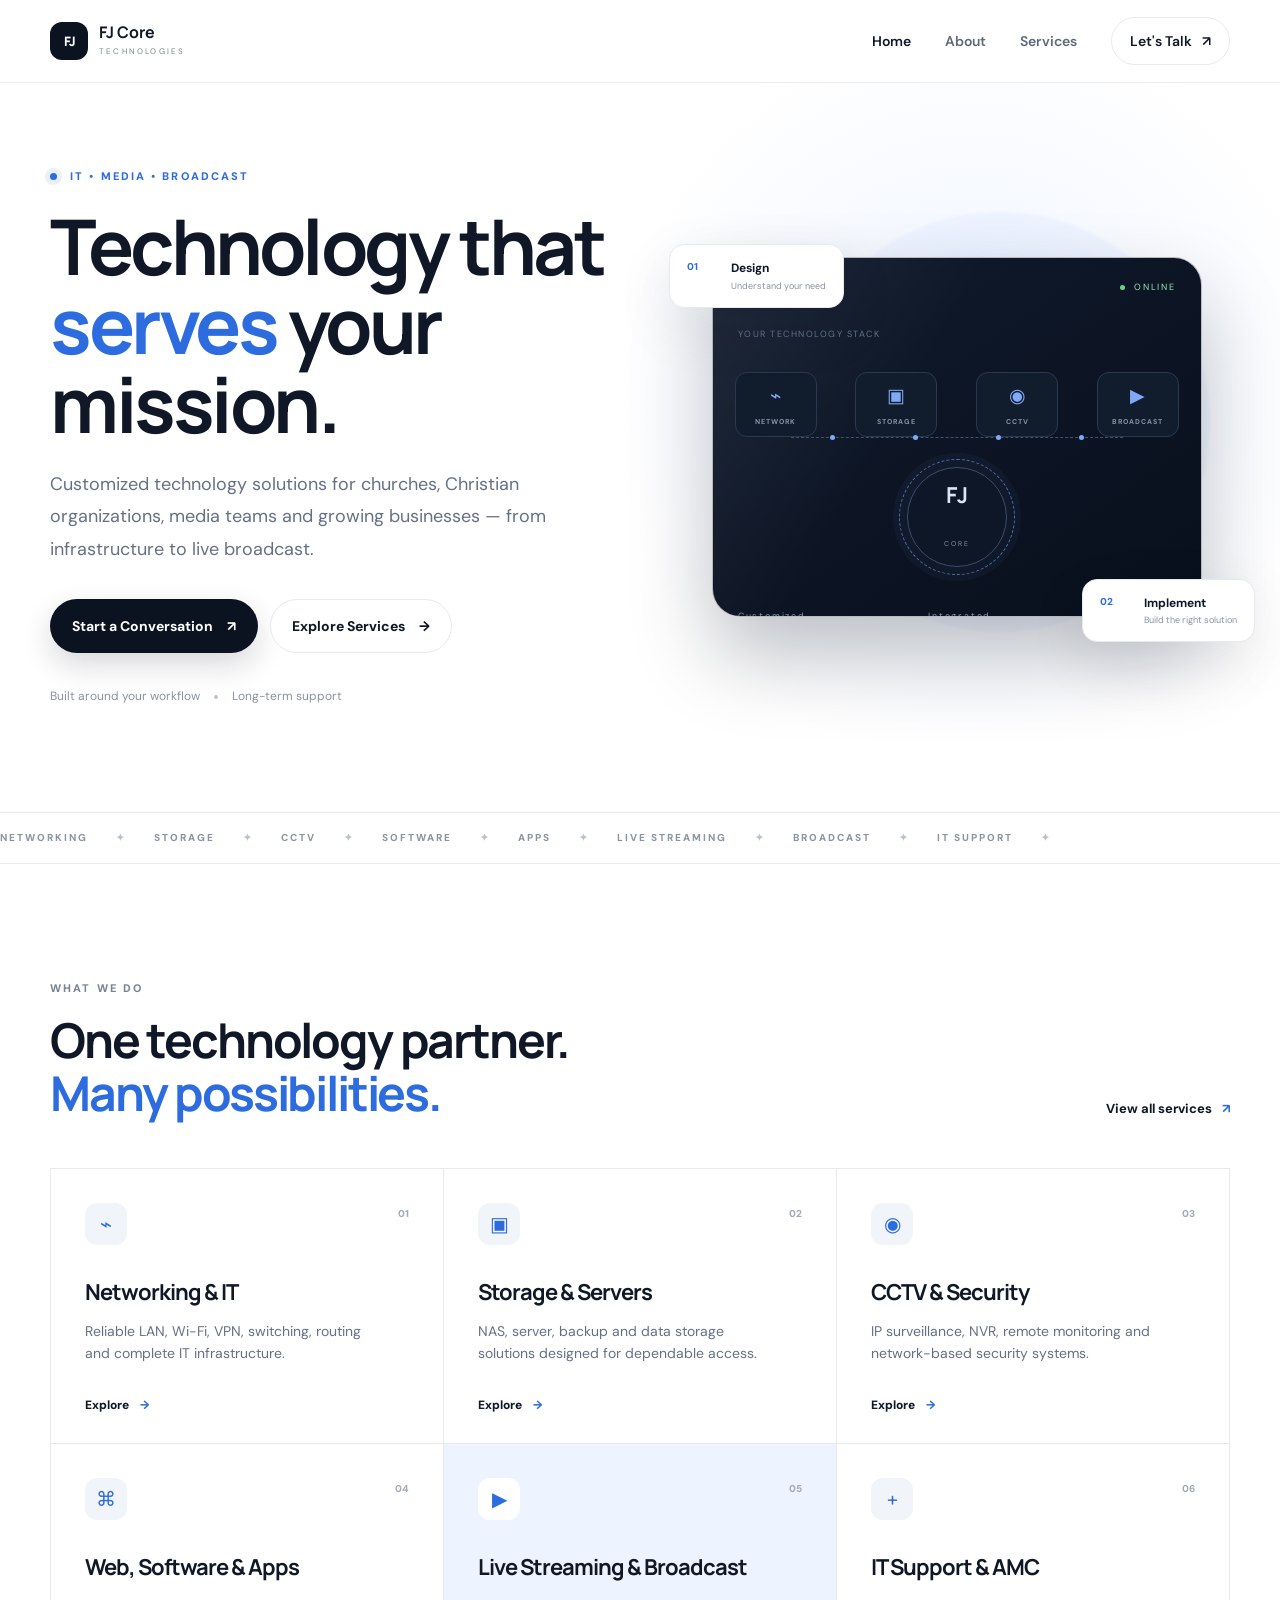
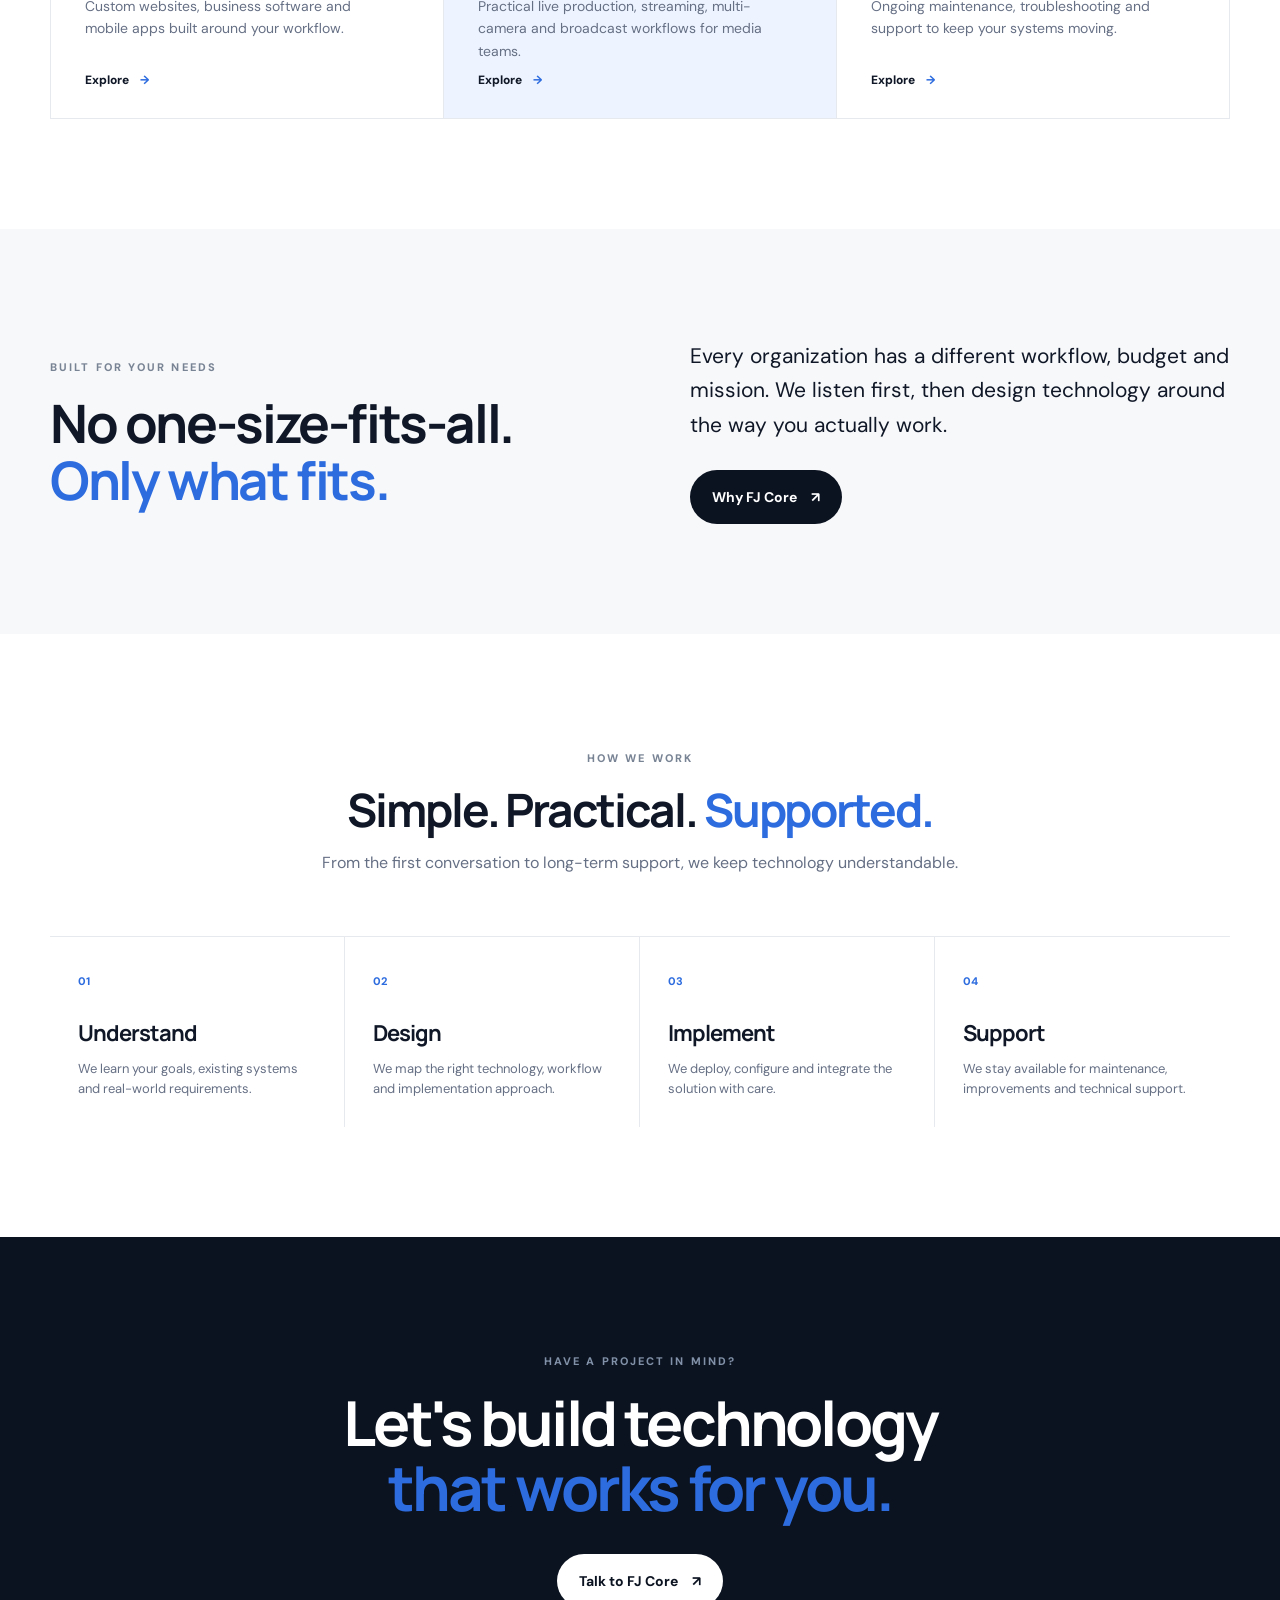
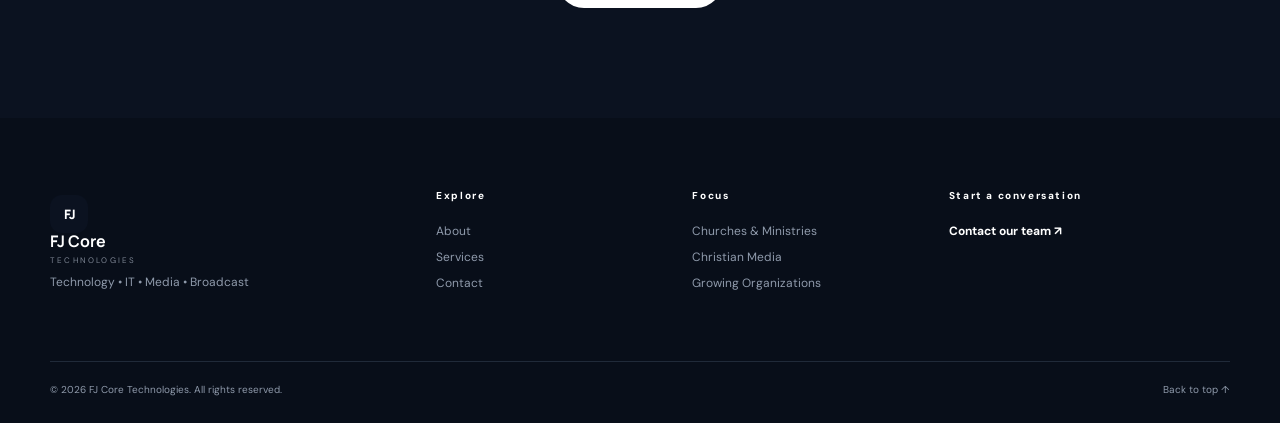
<file: index.html>
<!DOCTYPE html>
<html lang="en">
<head>
  <meta charset="UTF-8">
  <meta name="viewport" content="width=device-width, initial-scale=1.0">
  <meta name="description" content="FJ Core Technologies provides customized IT, networking, storage, CCTV, software, mobile app, live streaming and broadcast solutions for churches, Christian organizations and media teams.">
  <meta name="theme-color" content="#0b1220">
  <title>FJ Core Technologies | Technology That Serves Your Mission</title>
  <link rel="icon" href="assets/favicon.svg" type="image/svg+xml">
  <link rel="preconnect" href="https://fonts.googleapis.com">
  <link rel="preconnect" href="https://fonts.gstatic.com" crossorigin>
  <link href="https://fonts.googleapis.com/css2?family=DM+Sans:wght@400;500;600;700&family=Manrope:wght@500;600;700;800&display=swap" rel="stylesheet">
  <link rel="stylesheet" href="css/style.css">
</head>
<body>
  <div class="progress"></div>
  <header class="site-header" id="top">
    <nav class="nav container">
      <a class="brand" href="index.html" aria-label="FJ Core Technologies home">
        <span class="brand-mark">FJ</span>
        <span><strong>FJ Core</strong><small>TECHNOLOGIES</small></span>
      </a>
      <button class="menu-toggle" aria-label="Open navigation" aria-expanded="false"><span></span><span></span><span></span></button>
      <div class="nav-links">
        <a class="active" href="index.html">Home</a>
        <a href="about.html">About</a>
        <a href="services.html">Services</a>
        <a class="nav-cta" href="contact.html">Let's Talk <span>↗</span></a>
      </div>
    </nav>
  </header>

  <main>
    <section class="hero section">
      <div class="container hero-grid">
        <div class="hero-copy reveal">
          <div class="eyebrow"><span class="pulse-dot"></span> IT • MEDIA • BROADCAST</div>
          <h1>Technology that <em>serves</em> your mission.</h1>
          <p class="lead">Customized technology solutions for churches, Christian organizations, media teams and growing businesses — from infrastructure to live broadcast.</p>
          <div class="hero-actions">
            <a class="btn btn-primary" href="contact.html">Start a Conversation <span>↗</span></a>
            <a class="btn btn-ghost" href="services.html">Explore Services <span>→</span></a>
          </div>
          <div class="trust-row">
            <span>Built around your workflow</span><i></i><span>Long-term support</span>
          </div>
        </div>
        <div class="hero-visual reveal delay-1">
          <div class="orb orb-one"></div><div class="orb orb-two"></div>
          <div class="tech-card card-main">
            <div class="card-top"><span>FJ CORE / SYSTEM</span><span class="status"><i></i> ONLINE</span></div>
            <div class="signal">
              <div class="signal-label">YOUR TECHNOLOGY STACK</div>
              <div class="nodes">
                <div class="node"><span>⌁</span><b>NETWORK</b></div>
                <div class="node"><span>▣</span><b>STORAGE</b></div>
                <div class="node"><span>◉</span><b>CCTV</b></div>
                <div class="node"><span>▶</span><b>BROADCAST</b></div>
              </div>
              <div class="connection"><span></span><span></span><span></span><span></span></div>
              <div class="core"><div class="core-ring"></div><strong>FJ</strong><small>CORE</small></div>
            </div>
            <div class="card-bottom"><span>Customized</span><span>Integrated</span><span>Supported</span></div>
          </div>
          <div class="float-card float-one"><span>01</span><b>Design</b><small>Understand your need</small></div>
          <div class="float-card float-two"><span>02</span><b>Implement</b><small>Build the right solution</small></div>
        </div>
      </div>
    </section>

    <section class="marquee-strip">
      <div class="marquee"><span>NETWORKING</span><i>✦</i><span>STORAGE</span><i>✦</i><span>CCTV</span><i>✦</i><span>SOFTWARE</span><i>✦</i><span>APPS</span><i>✦</i><span>LIVE STREAMING</span><i>✦</i><span>BROADCAST</span><i>✦</i><span>IT SUPPORT</span><i>✦</i></div>
    </section>

    <section class="section services-preview">
      <div class="container">
        <div class="section-heading reveal">
          <div><span class="eyebrow">WHAT WE DO</span><h2>One technology partner.<br><em>Many possibilities.</em></h2></div>
          <a class="text-link" href="services.html">View all services <span>↗</span></a>
        </div>
        <div class="service-grid">
          <article class="service-card reveal"><div class="icon">⌁</div><span class="num">01</span><h3>Networking & IT</h3><p>Reliable LAN, Wi-Fi, VPN, switching, routing and complete IT infrastructure.</p><a href="services.html#networking">Explore <span>→</span></a></article>
          <article class="service-card reveal delay-1"><div class="icon">▣</div><span class="num">02</span><h3>Storage & Servers</h3><p>NAS, server, backup and data storage solutions designed for dependable access.</p><a href="services.html#storage">Explore <span>→</span></a></article>
          <article class="service-card reveal delay-2"><div class="icon">◉</div><span class="num">03</span><h3>CCTV & Security</h3><p>IP surveillance, NVR, remote monitoring and network-based security systems.</p><a href="services.html#cctv">Explore <span>→</span></a></article>
          <article class="service-card reveal"><div class="icon">⌘</div><span class="num">04</span><h3>Web, Software & Apps</h3><p>Custom websites, business software and mobile apps built around your workflow.</p><a href="services.html#software">Explore <span>→</span></a></article>
          <article class="service-card featured reveal delay-1"><div class="icon">▶</div><span class="num">05</span><h3>Live Streaming & Broadcast</h3><p>Practical live production, streaming, multi-camera and broadcast workflows for media teams.</p><a href="services.html#broadcast">Explore <span>→</span></a></article>
          <article class="service-card reveal delay-2"><div class="icon">+</div><span class="num">06</span><h3>IT Support & AMC</h3><p>Ongoing maintenance, troubleshooting and support to keep your systems moving.</p><a href="services.html#support">Explore <span>→</span></a></article>
        </div>
      </div>
    </section>

    <section class="section mission-band">
      <div class="container split">
        <div class="reveal"><span class="eyebrow">BUILT FOR YOUR NEEDS</span><h2>No one-size-fits-all.<br><em>Only what fits.</em></h2></div>
        <div class="reveal delay-1"><p class="big-copy">Every organization has a different workflow, budget and mission. We listen first, then design technology around the way you actually work.</p><a class="btn btn-dark" href="about.html">Why FJ Core <span>↗</span></a></div>
      </div>
    </section>

    <section class="section process">
      <div class="container">
        <div class="section-heading centered reveal"><span class="eyebrow">HOW WE WORK</span><h2>Simple. Practical. <em>Supported.</em></h2><p>From the first conversation to long-term support, we keep technology understandable.</p></div>
        <div class="process-grid">
          <div class="process-item reveal"><span>01</span><h3>Understand</h3><p>We learn your goals, existing systems and real-world requirements.</p></div>
          <div class="process-item reveal delay-1"><span>02</span><h3>Design</h3><p>We map the right technology, workflow and implementation approach.</p></div>
          <div class="process-item reveal delay-2"><span>03</span><h3>Implement</h3><p>We deploy, configure and integrate the solution with care.</p></div>
          <div class="process-item reveal"><span>04</span><h3>Support</h3><p>We stay available for maintenance, improvements and technical support.</p></div>
        </div>
      </div>
    </section>

    <section class="cta-section">
      <div class="container cta-inner reveal">
        <span class="eyebrow">HAVE A PROJECT IN MIND?</span>
        <h2>Let's build technology<br><em>that works for you.</em></h2>
        <a class="btn btn-light" href="contact.html">Talk to FJ Core <span>↗</span></a>
      </div>
    </section>
  </main>

  <footer class="footer">
    <div class="container footer-grid">
      <div><a class="brand footer-brand" href="index.html"><span class="brand-mark">FJ</span><span><strong>FJ Core</strong><small>TECHNOLOGIES</small></span></a><p>Technology • IT • Media • Broadcast</p></div>
      <div><span class="footer-title">Explore</span><a href="about.html">About</a><a href="services.html">Services</a><a href="contact.html">Contact</a></div>
      <div><span class="footer-title">Focus</span><span>Churches & Ministries</span><span>Christian Media</span><span>Growing Organizations</span></div>
      <div><span class="footer-title">Start a conversation</span><a class="footer-email" href="contact.html">Contact our team ↗</a></div>
    </div>
    <div class="container footer-bottom"><span>© <span id="year"></span> FJ Core Technologies. All rights reserved.</span><a href="#top">Back to top ↑</a></div>
  </footer>
  <script src="js/main.js"></script>
</body>
</html>
</file>
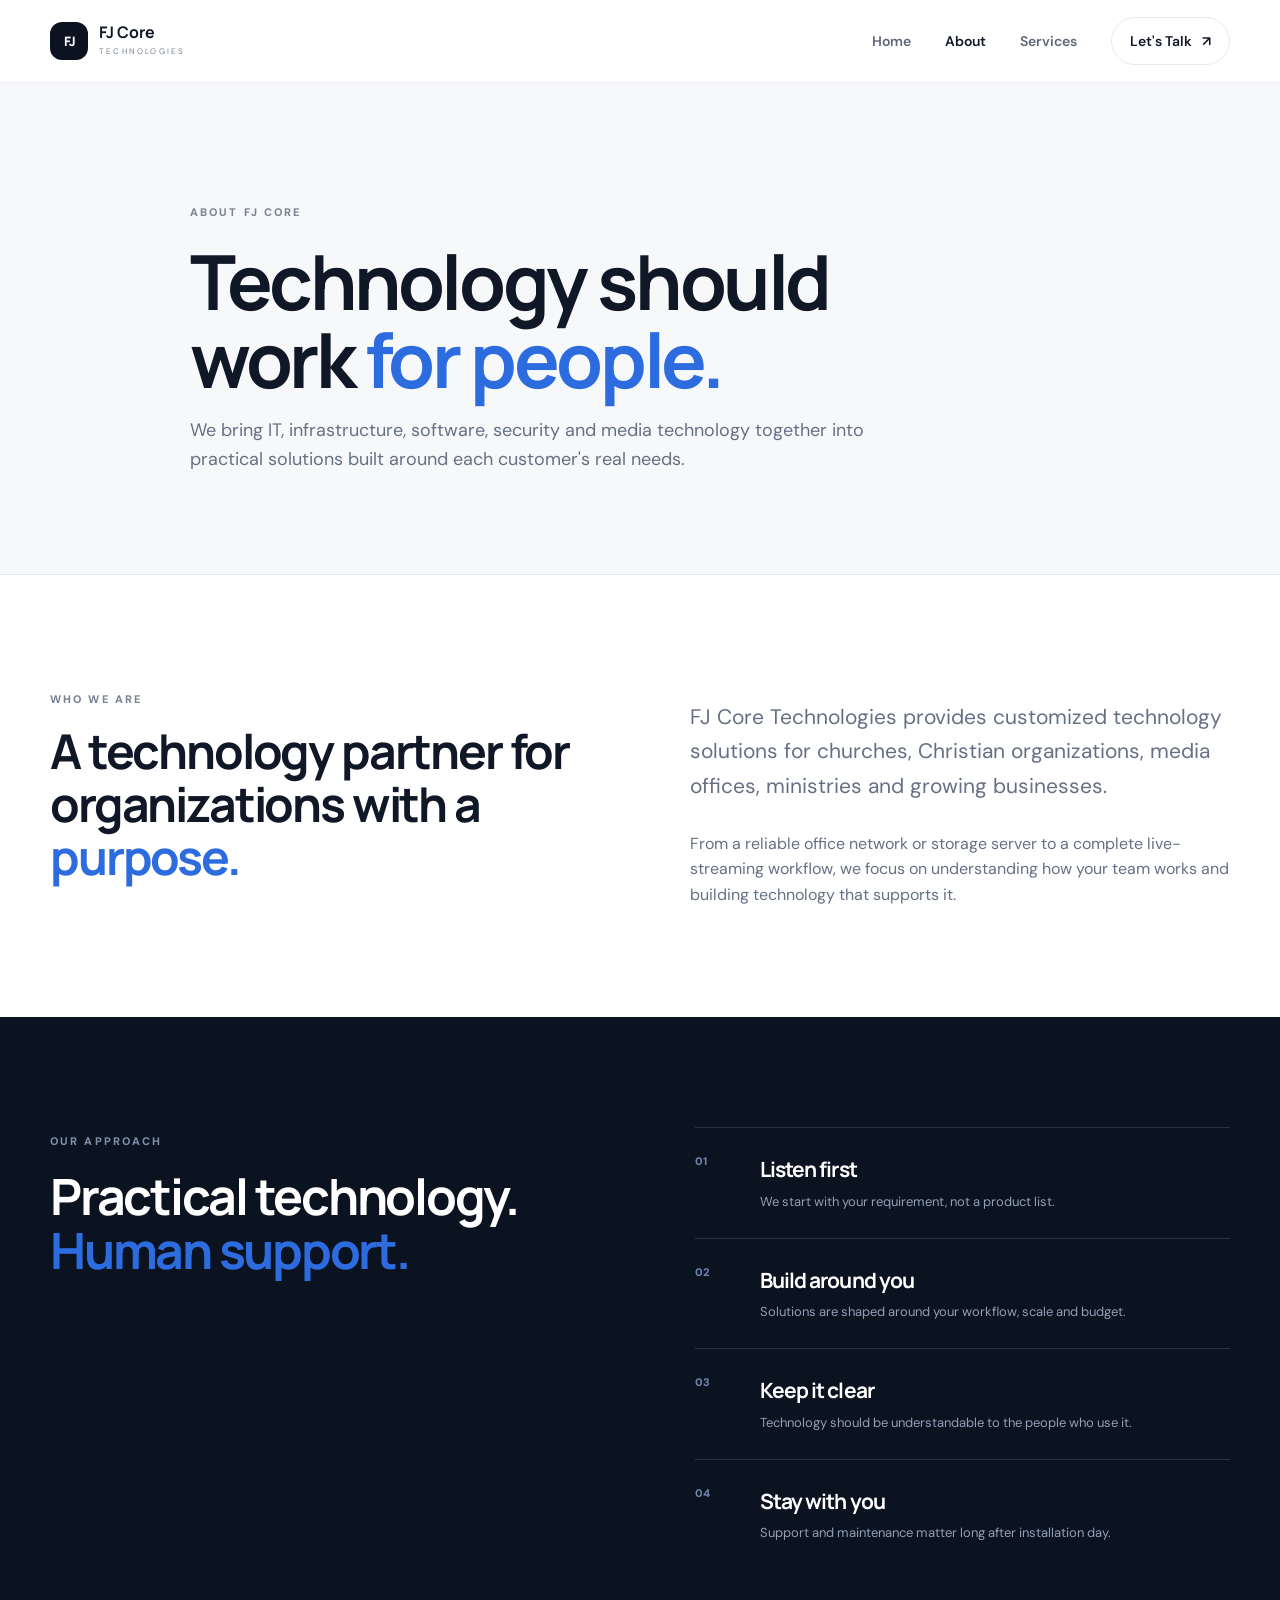
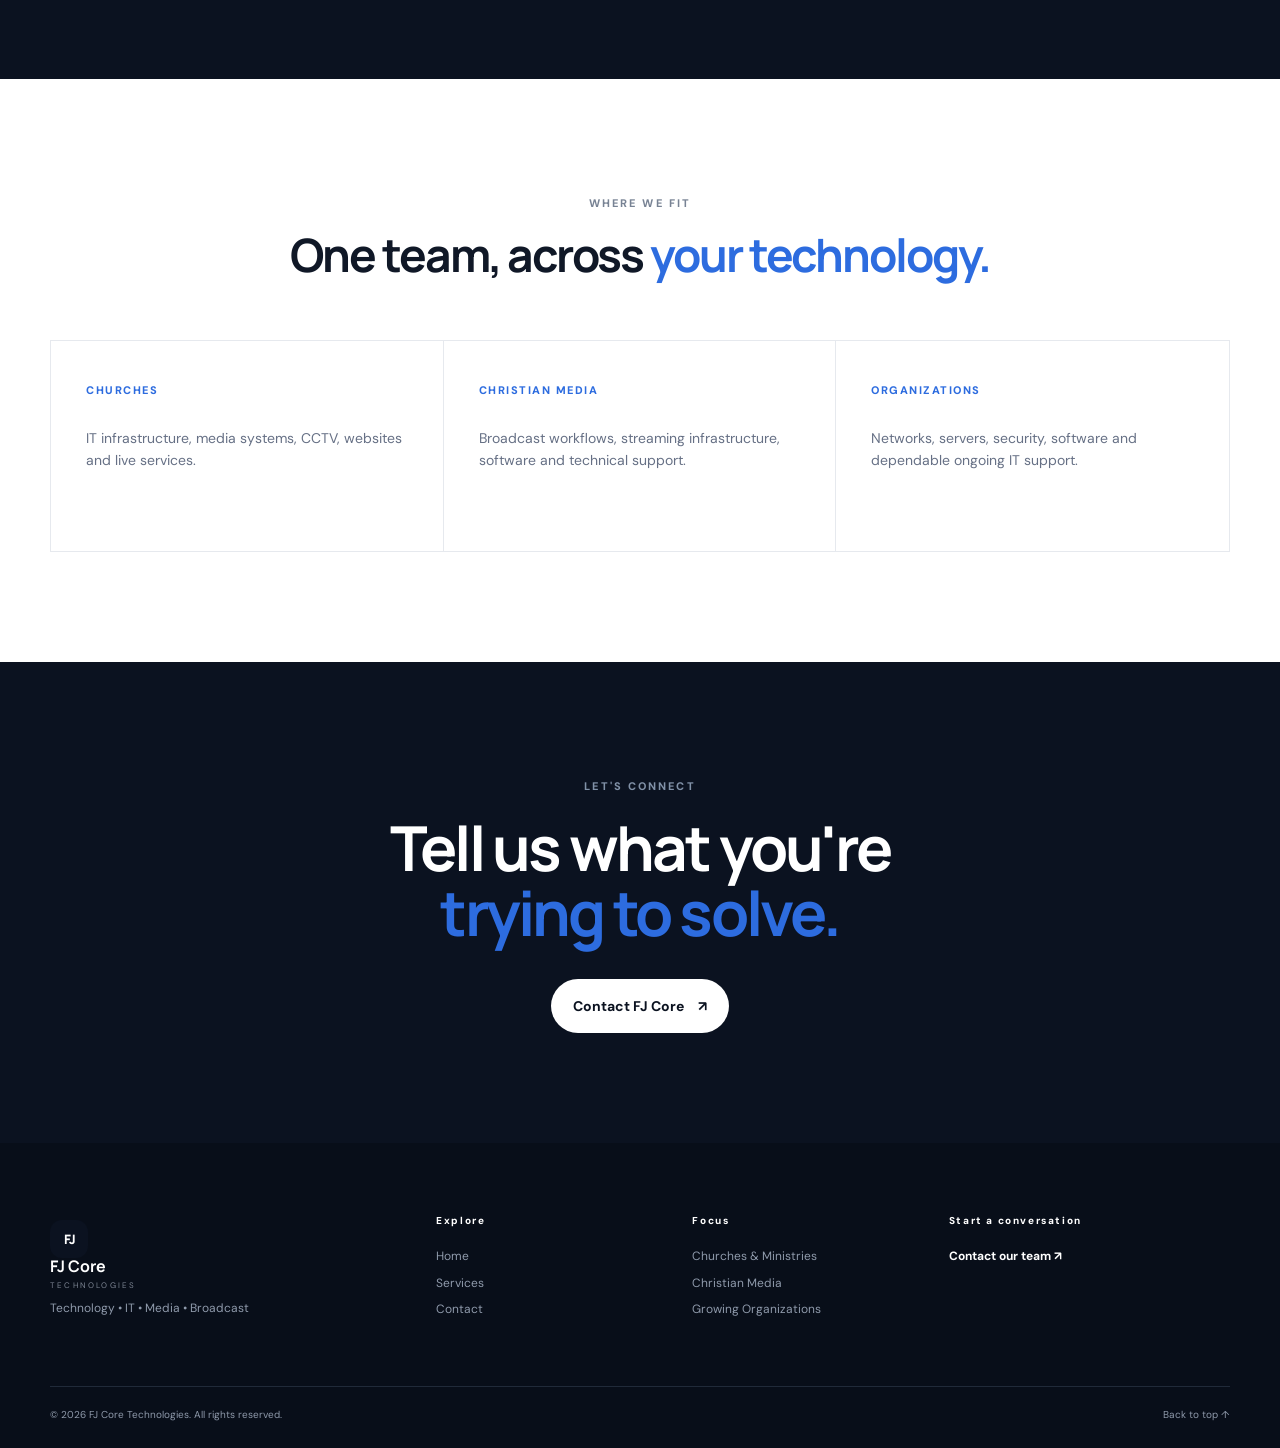
<file: about.html>
<!DOCTYPE html>
<html lang="en">
<head>
  <meta charset="UTF-8"><meta name="viewport" content="width=device-width, initial-scale=1.0">
  <meta name="description" content="About FJ Core Technologies — customized technology, IT, media and broadcast solutions.">
  <title>About | FJ Core Technologies</title>
  <link rel="icon" href="assets/favicon.svg" type="image/svg+xml">
  <link rel="preconnect" href="https://fonts.googleapis.com"><link rel="preconnect" href="https://fonts.gstatic.com" crossorigin>
  <link href="https://fonts.googleapis.com/css2?family=DM+Sans:wght@400;500;600;700&family=Manrope:wght@500;600;700;800&display=swap" rel="stylesheet">
  <link rel="stylesheet" href="css/style.css">
</head>
<body>
<header class="site-header"><nav class="nav container"><a class="brand" href="index.html"><span class="brand-mark">FJ</span><span><strong>FJ Core</strong><small>TECHNOLOGIES</small></span></a><button class="menu-toggle" aria-label="Open navigation" aria-expanded="false"><span></span><span></span><span></span></button><div class="nav-links"><a href="index.html">Home</a><a class="active" href="about.html">About</a><a href="services.html">Services</a><a class="nav-cta" href="contact.html">Let's Talk <span>↗</span></a></div></nav></header>
<main>
<section class="page-hero"><div class="container narrow reveal"><span class="eyebrow">ABOUT FJ CORE</span><h1>Technology should work <em>for people.</em></h1><p>We bring IT, infrastructure, software, security and media technology together into practical solutions built around each customer's real needs.</p></div></section>
<section class="section"><div class="container about-intro"><div class="reveal"><span class="eyebrow">WHO WE ARE</span><h2>A technology partner for organizations with a <em>purpose.</em></h2></div><div class="reveal delay-1"><p class="big-copy">FJ Core Technologies provides customized technology solutions for churches, Christian organizations, media offices, ministries and growing businesses.</p><p>From a reliable office network or storage server to a complete live-streaming workflow, we focus on understanding how your team works and building technology that supports it.</p></div></div></section>
<section class="section dark-section"><div class="container values-grid"><div class="reveal"><span class="eyebrow">OUR APPROACH</span><h2>Practical technology.<br><em>Human support.</em></h2></div><div class="value-list"><article class="value reveal"><span>01</span><div><h3>Listen first</h3><p>We start with your requirement, not a product list.</p></div></article><article class="value reveal"><span>02</span><div><h3>Build around you</h3><p>Solutions are shaped around your workflow, scale and budget.</p></div></article><article class="value reveal"><span>03</span><div><h3>Keep it clear</h3><p>Technology should be understandable to the people who use it.</p></div></article><article class="value reveal"><span>04</span><div><h3>Stay with you</h3><p>Support and maintenance matter long after installation day.</p></div></article></div></div></section>
<section class="section focus-section"><div class="container"><div class="section-heading centered reveal"><span class="eyebrow">WHERE WE FIT</span><h2>One team, across <em>your technology.</em></h2></div><div class="focus-grid"><div class="focus-card reveal"><span>CHURCHES</span><p>IT infrastructure, media systems, CCTV, websites and live services.</p></div><div class="focus-card reveal delay-1"><span>CHRISTIAN MEDIA</span><p>Broadcast workflows, streaming infrastructure, software and technical support.</p></div><div class="focus-card reveal delay-2"><span>ORGANIZATIONS</span><p>Networks, servers, security, software and dependable ongoing IT support.</p></div></div></div></section>
<section class="cta-section"><div class="container cta-inner reveal"><span class="eyebrow">LET'S CONNECT</span><h2>Tell us what you're<br><em>trying to solve.</em></h2><a class="btn btn-light" href="contact.html">Contact FJ Core <span>↗</span></a></div></section>
</main>
<footer class="footer"><div class="container footer-grid"><div><a class="brand footer-brand" href="index.html"><span class="brand-mark">FJ</span><span><strong>FJ Core</strong><small>TECHNOLOGIES</small></span></a><p>Technology • IT • Media • Broadcast</p></div><div><span class="footer-title">Explore</span><a href="index.html">Home</a><a href="services.html">Services</a><a href="contact.html">Contact</a></div><div><span class="footer-title">Focus</span><span>Churches & Ministries</span><span>Christian Media</span><span>Growing Organizations</span></div><div><span class="footer-title">Start a conversation</span><a class="footer-email" href="contact.html">Contact our team ↗</a></div></div><div class="container footer-bottom"><span>© <span id="year"></span> FJ Core Technologies. All rights reserved.</span><a href="#top">Back to top ↑</a></div></footer>
<script src="js/main.js"></script>
</body></html>
</file>
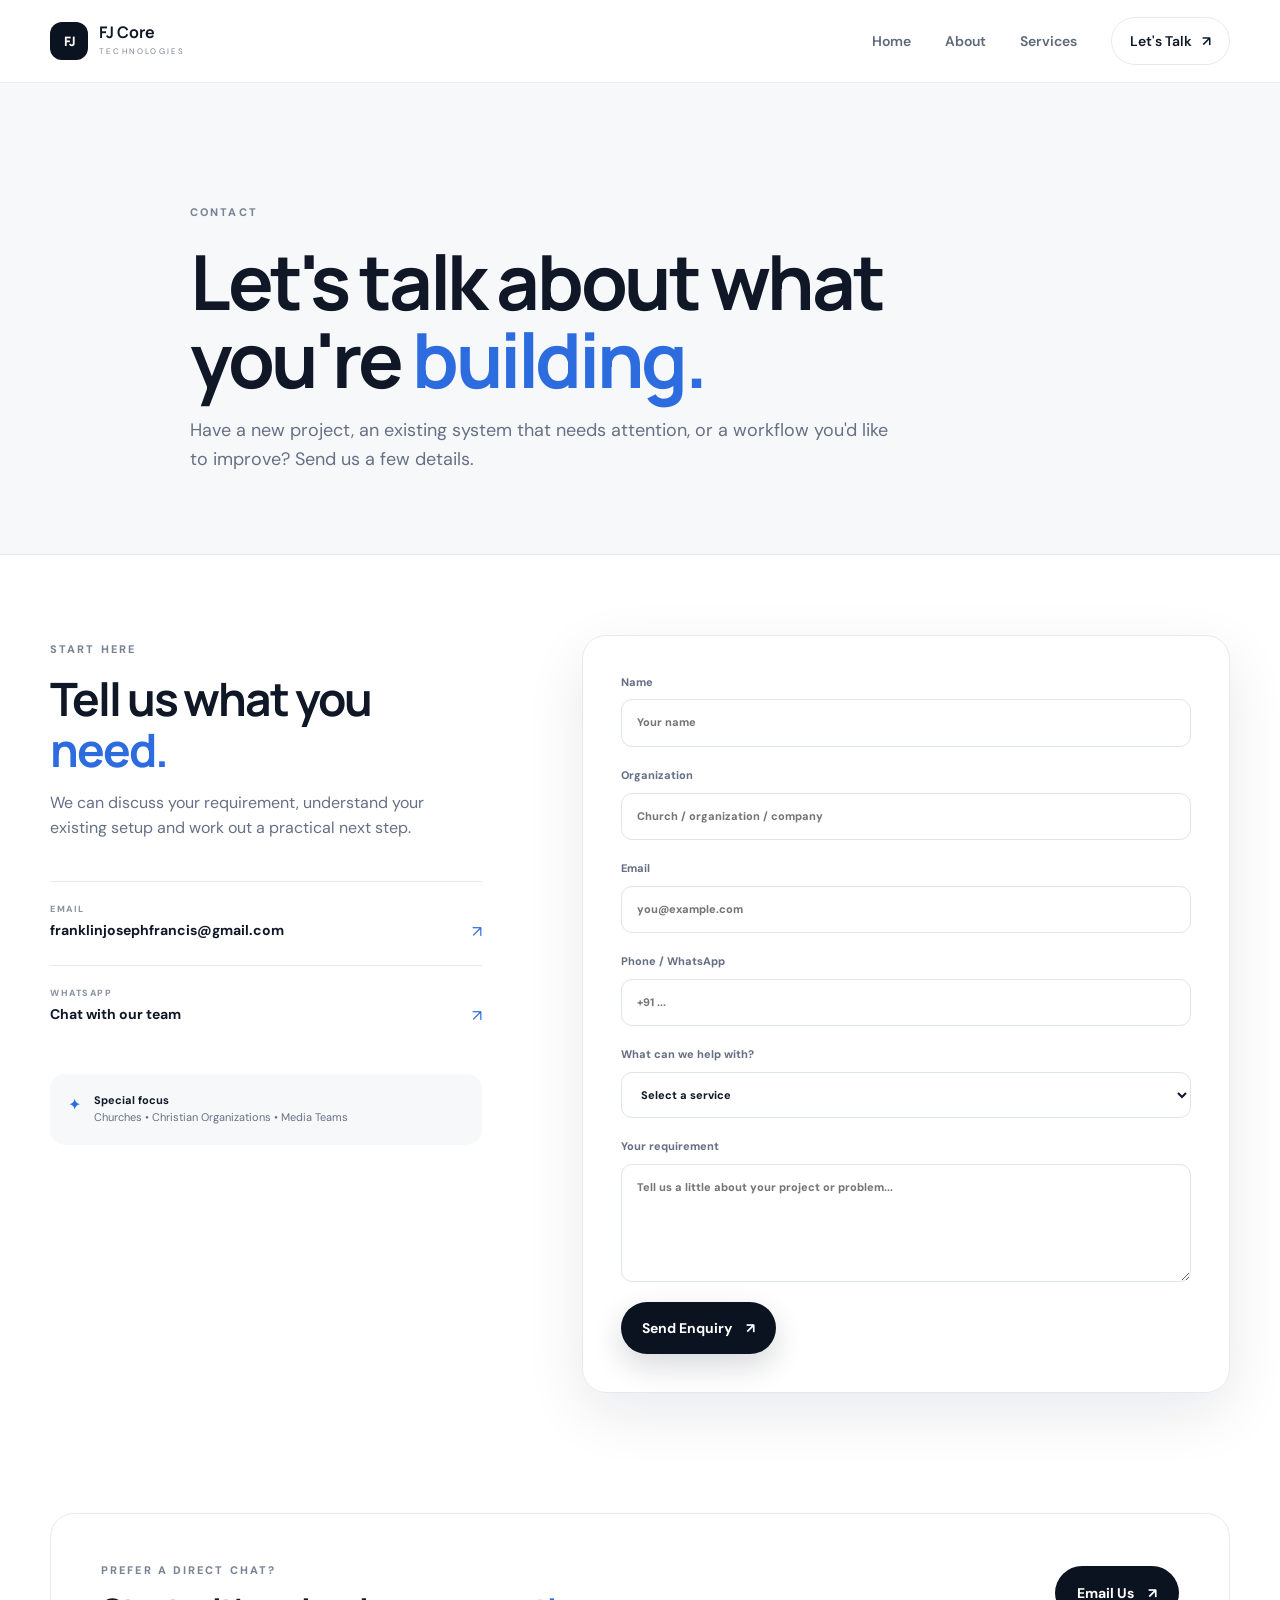
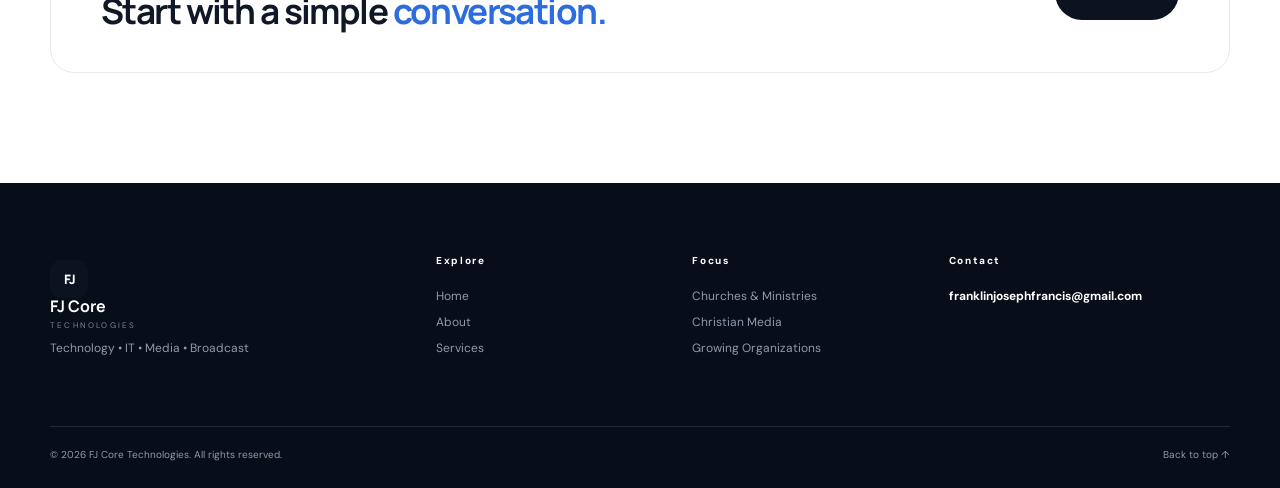
<file: contact.html>
<!DOCTYPE html>
<html lang="en">
<head>
  <meta charset="UTF-8"><meta name="viewport" content="width=device-width, initial-scale=1.0">
  <meta name="description" content="Contact FJ Core Technologies for IT, networking, storage, CCTV, website, software, app, live streaming and broadcast requirements.">
  <title>Contact | FJ Core Technologies</title>
  <link rel="icon" href="assets/favicon.svg" type="image/svg+xml">
  <link rel="preconnect" href="https://fonts.googleapis.com"><link rel="preconnect" href="https://fonts.gstatic.com" crossorigin>
  <link href="https://fonts.googleapis.com/css2?family=DM+Sans:wght@400;500;600;700&family=Manrope:wght@500;600;700;800&display=swap" rel="stylesheet">
  <link rel="stylesheet" href="css/style.css">
</head>
<body>
<header class="site-header"><nav class="nav container"><a class="brand" href="index.html"><span class="brand-mark">FJ</span><span><strong>FJ Core</strong><small>TECHNOLOGIES</small></span></a><button class="menu-toggle" aria-label="Open navigation" aria-expanded="false"><span></span><span></span><span></span></button><div class="nav-links"><a href="index.html">Home</a><a href="about.html">About</a><a href="services.html">Services</a><a class="nav-cta active" href="contact.html">Let's Talk <span>↗</span></a></div></nav></header>
<main>
<section class="page-hero contact-hero"><div class="container narrow reveal"><span class="eyebrow">CONTACT</span><h1>Let's talk about what you're <em>building.</em></h1><p>Have a new project, an existing system that needs attention, or a workflow you'd like to improve? Send us a few details.</p></div></section>
<section class="section contact-section"><div class="container contact-grid">
<div class="contact-info reveal"><span class="eyebrow">START HERE</span><h2>Tell us what you <em>need.</em></h2><p>We can discuss your requirement, understand your existing setup and work out a practical next step.</p>
<div class="contact-links">
<a href="mailto:franklinjosephfrancis@gmail.com"><small>EMAIL</small><strong>franklinjosephfrancis@gmail.com</strong><span>↗</span></a>
<a href="https://wa.me/919087443509" target="_blank" rel="noopener"><small>WHATSAPP</small><strong>Chat with our team</strong><span>↗</span></a>
</div>
<div class="contact-note"><span>✦</span><p><strong>Special focus</strong><br>Churches • Christian Organizations • Media Teams</p></div>
</div>
<form class="contact-form reveal delay-1" id="contactForm" name="contact" method="POST" data-netlify="true" netlify-honeypot="bot-field" action="thank-you.html">
<input type="hidden" name="form-name" value="contact">
<p class="hidden-field"><label>Don’t fill this out if you’re human: <input name="bot-field"></label></p>
<label>Name<input name="name" type="text" placeholder="Your name" required></label>
<label>Organization<input name="organization" type="text" placeholder="Church / organization / company"></label>
<label>Email<input name="email" type="email" placeholder="you@example.com" required></label>
<label>Phone / WhatsApp<input name="phone" type="tel" placeholder="+91 ..."></label>
<label>What can we help with?<select name="service" required><option value="" selected disabled>Select a service</option><option>Networking & IT</option><option>Storage & Servers</option><option>CCTV & Security</option><option>Website / Software / App</option><option>Live Streaming & Broadcast</option><option>IT Support / AMC</option><option>Something else</option></select></label>
<label>Your requirement<textarea name="message" rows="5" placeholder="Tell us a little about your project or problem..." required></textarea></label>
<button class="btn btn-primary submit-btn" type="submit">Send Enquiry <span>↗</span></button>
</form>
</div></section>
<section class="section contact-bottom"><div class="container mini-cta reveal"><div><span class="eyebrow">PREFER A DIRECT CHAT?</span><h2>Start with a simple <em>conversation.</em></h2></div><a class="btn btn-dark" href="mailto:franklinjosephfrancis@gmail.com">Email Us <span>↗</span></a></div></section>
</main>
<footer class="footer"><div class="container footer-grid"><div><a class="brand footer-brand" href="index.html"><span class="brand-mark">FJ</span><span><strong>FJ Core</strong><small>TECHNOLOGIES</small></span></a><p>Technology • IT • Media • Broadcast</p></div><div><span class="footer-title">Explore</span><a href="index.html">Home</a><a href="about.html">About</a><a href="services.html">Services</a></div><div><span class="footer-title">Focus</span><span>Churches & Ministries</span><span>Christian Media</span><span>Growing Organizations</span></div><div><span class="footer-title">Contact</span><a class="footer-email" href="mailto:franklinjosephfrancis@gmail.com">franklinjosephfrancis@gmail.com</a></div></div><div class="container footer-bottom"><span>© <span id="year"></span> FJ Core Technologies. All rights reserved.</span><a href="#top">Back to top ↑</a></div></footer>
<script src="js/main.js"></script>
</body></html>
</file>
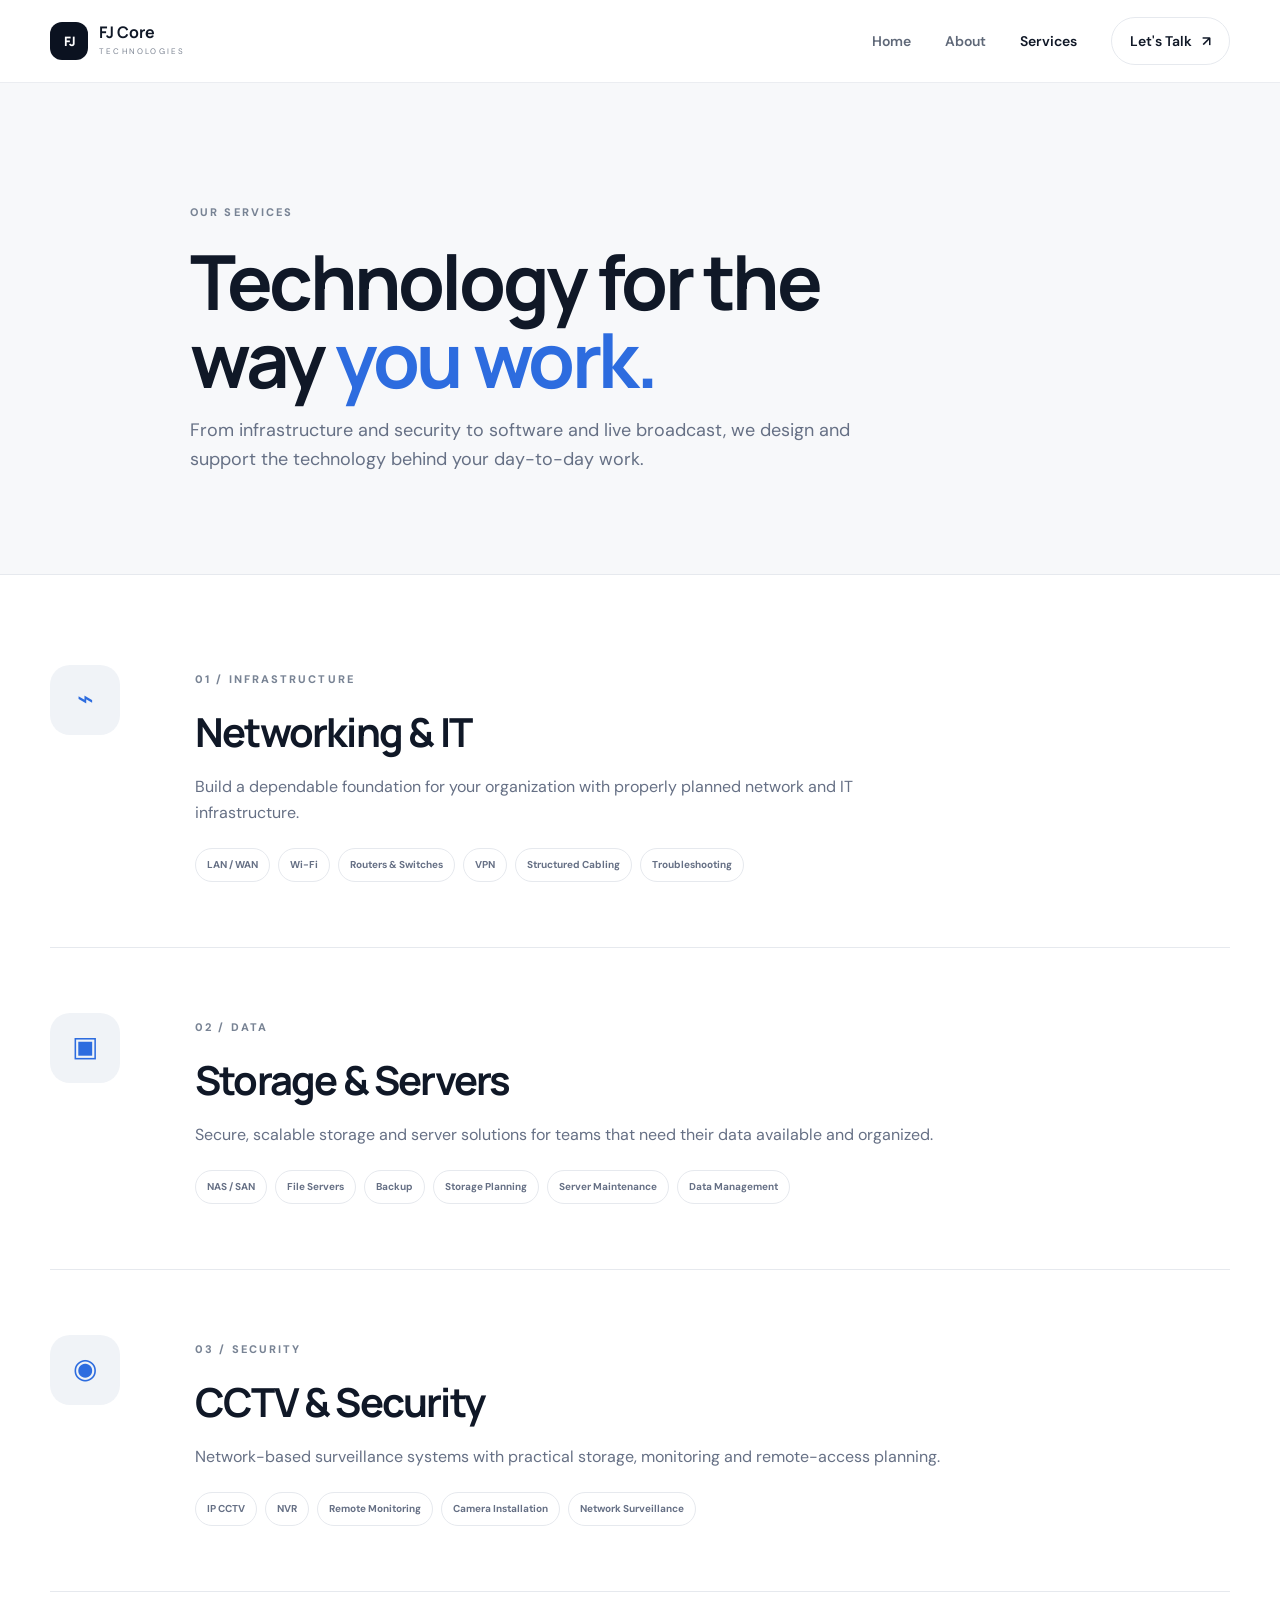
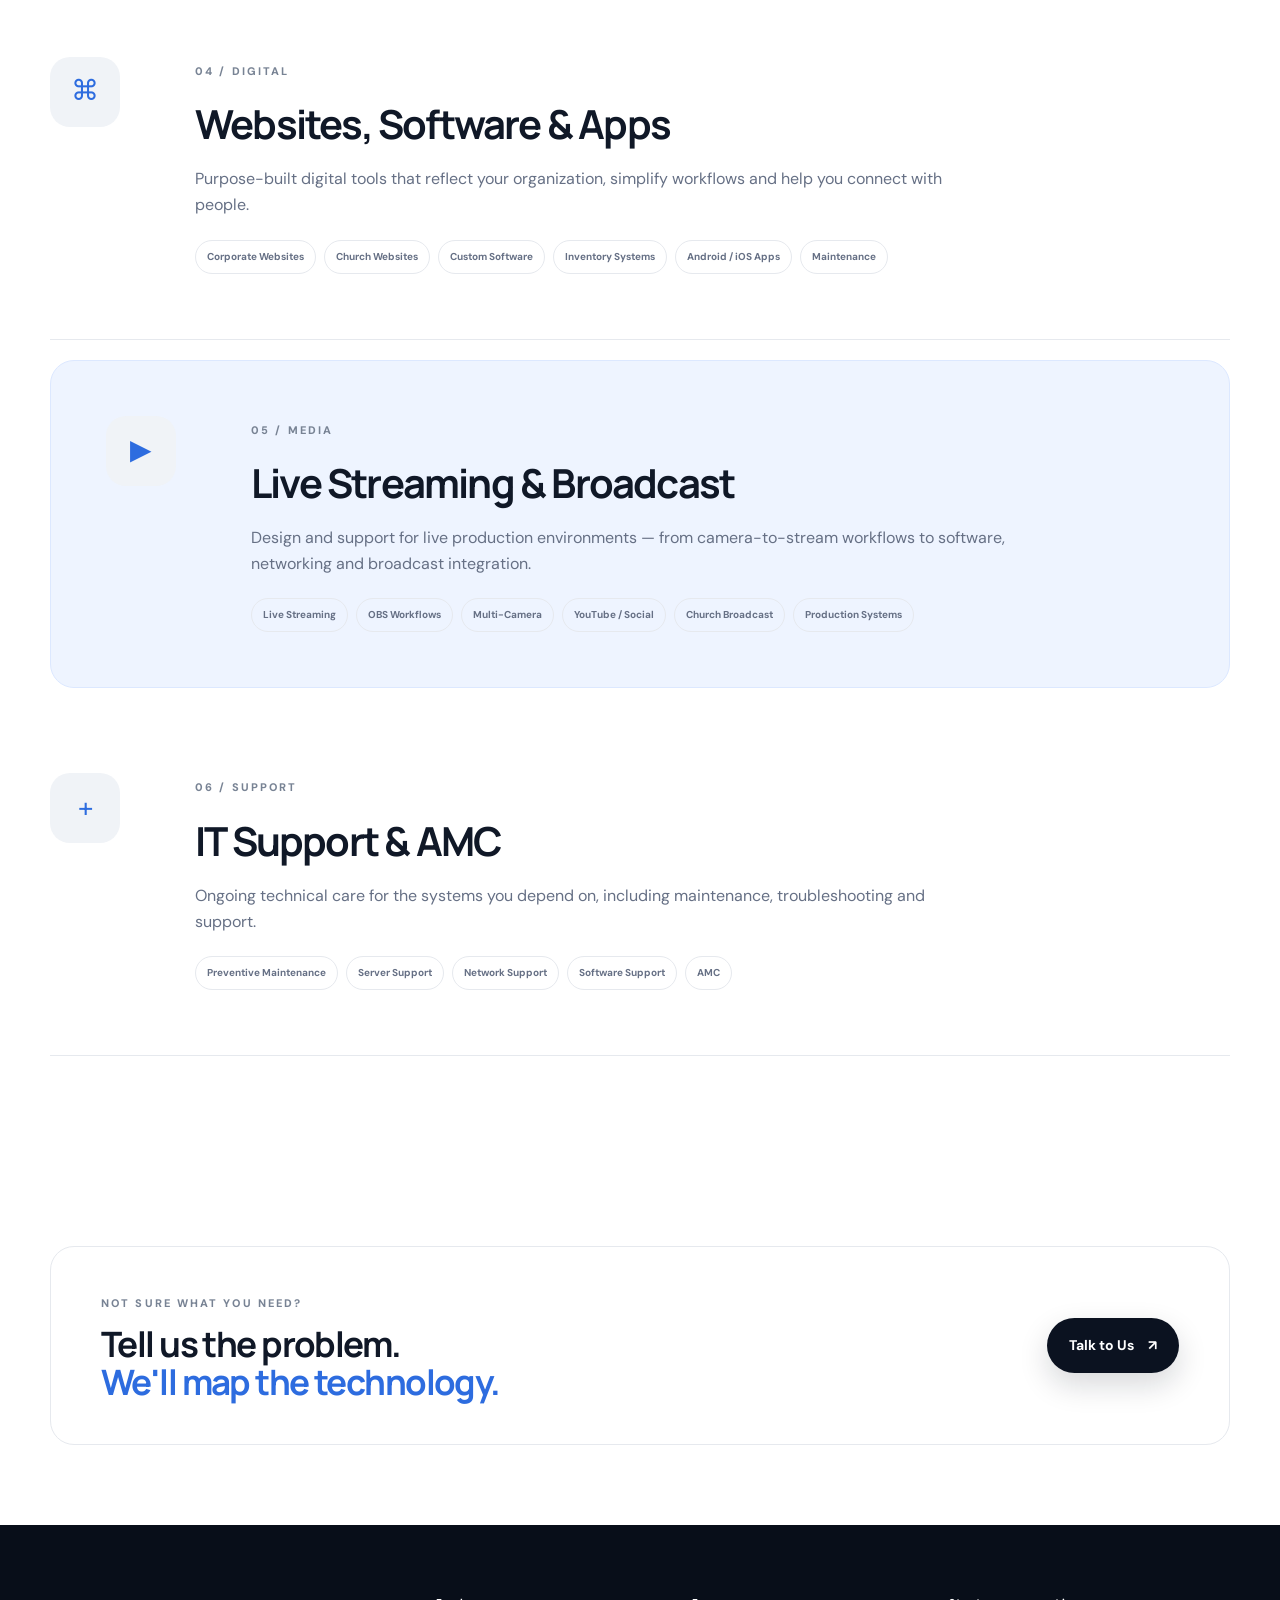
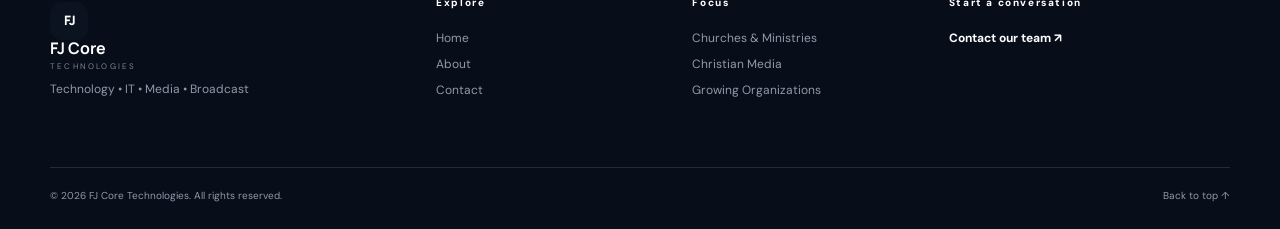
<file: services.html>
<!DOCTYPE html>
<html lang="en">
<head>
  <meta charset="UTF-8"><meta name="viewport" content="width=device-width, initial-scale=1.0">
  <meta name="description" content="FJ Core Technologies services: networking, storage servers, CCTV, websites, software, mobile apps, live streaming, broadcast and IT support.">
  <title>Services | FJ Core Technologies</title>
  <link rel="icon" href="assets/favicon.svg" type="image/svg+xml">
  <link rel="preconnect" href="https://fonts.googleapis.com"><link rel="preconnect" href="https://fonts.gstatic.com" crossorigin>
  <link href="https://fonts.googleapis.com/css2?family=DM+Sans:wght@400;500;600;700&family=Manrope:wght@500;600;700;800&display=swap" rel="stylesheet">
  <link rel="stylesheet" href="css/style.css">
</head>
<body>
<header class="site-header"><nav class="nav container"><a class="brand" href="index.html"><span class="brand-mark">FJ</span><span><strong>FJ Core</strong><small>TECHNOLOGIES</small></span></a><button class="menu-toggle" aria-label="Open navigation" aria-expanded="false"><span></span><span></span><span></span></button><div class="nav-links"><a href="index.html">Home</a><a href="about.html">About</a><a class="active" href="services.html">Services</a><a class="nav-cta" href="contact.html">Let's Talk <span>↗</span></a></div></nav></header>
<main>
<section class="page-hero"><div class="container narrow reveal"><span class="eyebrow">OUR SERVICES</span><h1>Technology for the way <em>you work.</em></h1><p>From infrastructure and security to software and live broadcast, we design and support the technology behind your day-to-day work.</p></div></section>
<section class="section services-list"><div class="container">
<article id="networking" class="service-detail reveal"><div class="service-detail-icon">⌁</div><div><span class="eyebrow">01 / INFRASTRUCTURE</span><h2>Networking & IT</h2><p>Build a dependable foundation for your organization with properly planned network and IT infrastructure.</p><div class="tags"><span>LAN / WAN</span><span>Wi-Fi</span><span>Routers & Switches</span><span>VPN</span><span>Structured Cabling</span><span>Troubleshooting</span></div></div></article>
<article id="storage" class="service-detail reveal"><div class="service-detail-icon">▣</div><div><span class="eyebrow">02 / DATA</span><h2>Storage & Servers</h2><p>Secure, scalable storage and server solutions for teams that need their data available and organized.</p><div class="tags"><span>NAS / SAN</span><span>File Servers</span><span>Backup</span><span>Storage Planning</span><span>Server Maintenance</span><span>Data Management</span></div></div></article>
<article id="cctv" class="service-detail reveal"><div class="service-detail-icon">◉</div><div><span class="eyebrow">03 / SECURITY</span><h2>CCTV & Security</h2><p>Network-based surveillance systems with practical storage, monitoring and remote-access planning.</p><div class="tags"><span>IP CCTV</span><span>NVR</span><span>Remote Monitoring</span><span>Camera Installation</span><span>Network Surveillance</span></div></div></article>
<article id="software" class="service-detail reveal"><div class="service-detail-icon">⌘</div><div><span class="eyebrow">04 / DIGITAL</span><h2>Websites, Software & Apps</h2><p>Purpose-built digital tools that reflect your organization, simplify workflows and help you connect with people.</p><div class="tags"><span>Corporate Websites</span><span>Church Websites</span><span>Custom Software</span><span>Inventory Systems</span><span>Android / iOS Apps</span><span>Maintenance</span></div></div></article>
<article id="broadcast" class="service-detail featured-detail reveal"><div class="service-detail-icon">▶</div><div><span class="eyebrow">05 / MEDIA</span><h2>Live Streaming & Broadcast</h2><p>Design and support for live production environments — from camera-to-stream workflows to software, networking and broadcast integration.</p><div class="tags"><span>Live Streaming</span><span>OBS Workflows</span><span>Multi-Camera</span><span>YouTube / Social</span><span>Church Broadcast</span><span>Production Systems</span></div></div></article>
<article id="support" class="service-detail reveal"><div class="service-detail-icon">+</div><div><span class="eyebrow">06 / SUPPORT</span><h2>IT Support & AMC</h2><p>Ongoing technical care for the systems you depend on, including maintenance, troubleshooting and support.</p><div class="tags"><span>Preventive Maintenance</span><span>Server Support</span><span>Network Support</span><span>Software Support</span><span>AMC</span></div></div></article>
</div></section>
<section class="section compact-cta"><div class="container mini-cta reveal"><div><span class="eyebrow">NOT SURE WHAT YOU NEED?</span><h2>Tell us the problem.<br><em>We'll map the technology.</em></h2></div><a class="btn btn-primary" href="contact.html">Talk to Us <span>↗</span></a></div></section>
</main>
<footer class="footer"><div class="container footer-grid"><div><a class="brand footer-brand" href="index.html"><span class="brand-mark">FJ</span><span><strong>FJ Core</strong><small>TECHNOLOGIES</small></span></a><p>Technology • IT • Media • Broadcast</p></div><div><span class="footer-title">Explore</span><a href="index.html">Home</a><a href="about.html">About</a><a href="contact.html">Contact</a></div><div><span class="footer-title">Focus</span><span>Churches & Ministries</span><span>Christian Media</span><span>Growing Organizations</span></div><div><span class="footer-title">Start a conversation</span><a class="footer-email" href="contact.html">Contact our team ↗</a></div></div><div class="container footer-bottom"><span>© <span id="year"></span> FJ Core Technologies. All rights reserved.</span><a href="#top">Back to top ↑</a></div></footer>
<script src="js/main.js"></script>
</body></html>
</file>
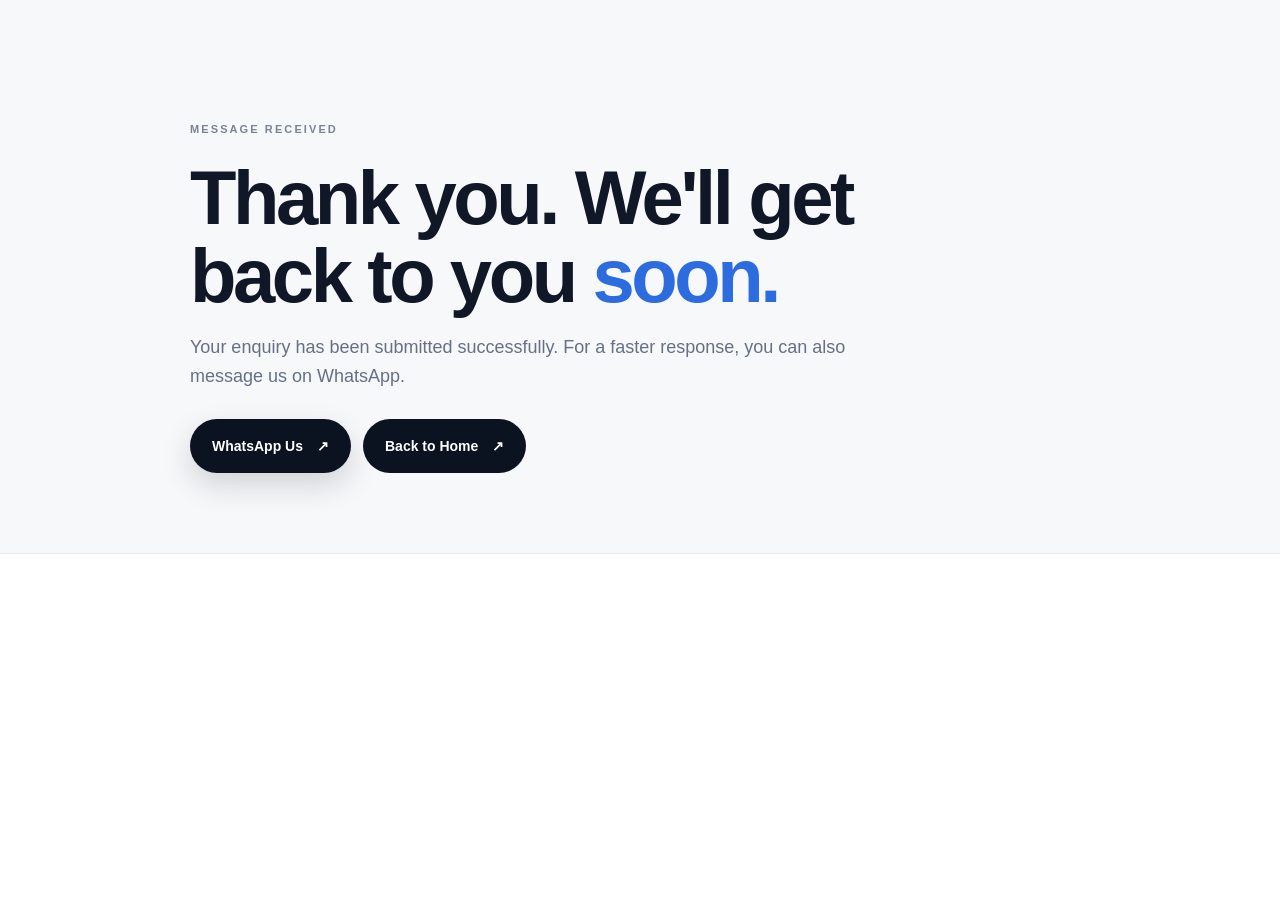
<file: thank-you.html>
<!DOCTYPE html><html lang="en"><head><meta charset="UTF-8"><meta name="viewport" content="width=device-width, initial-scale=1.0"><meta name="robots" content="noindex"><title>Thank You | FJ Core Technologies</title><link rel="icon" href="assets/favicon.svg" type="image/svg+xml"><link rel="stylesheet" href="css/style.css"></head><body><main><section class="page-hero contact-hero"><div class="container narrow reveal visible"><span class="eyebrow">MESSAGE RECEIVED</span><h1>Thank you. We'll get back to you <em>soon.</em></h1><p>Your enquiry has been submitted successfully. For a faster response, you can also message us on WhatsApp.</p><div style="display:flex;gap:12px;flex-wrap:wrap;margin-top:28px"><a class="btn btn-primary" href="https://wa.me/919087443509?text=Hi%20FJ%20Core%20Technologies%2C%20I%20just%20sent%20an%20enquiry%20through%20your%20website.">WhatsApp Us <span>↗</span></a><a class="btn btn-dark" href="index.html">Back to Home <span>↗</span></a></div></div></section></main></body></html>
</file>
<file: css/style.css>
:root{--ink:#101827;--muted:#667085;--line:#e6e9ee;--paper:#f7f8fa;--white:#fff;--accent:#2d6cdf;--accent2:#77a4ff;--dark:#0b1220;--dark2:#121b2c;--radius:24px;--shadow:0 20px 60px rgba(16,24,39,.09)}
*{box-sizing:border-box;margin:0;padding:0}html{scroll-behavior:smooth}body{font-family:"DM Sans",sans-serif;color:var(--ink);background:#fff;line-height:1.6}a{text-decoration:none;color:inherit}button,input,textarea,select{font:inherit}.container{width:min(1180px,calc(100% - 48px));margin:auto}.narrow{max-width:900px}.section{padding:110px 0}.site-header{position:sticky;top:0;z-index:50;background:rgba(255,255,255,.88);backdrop-filter:blur(18px);border-bottom:1px solid rgba(230,233,238,.8)}.nav{height:82px;display:flex;align-items:center;justify-content:space-between}.brand{display:flex;align-items:center;gap:11px}.brand-mark{display:grid;place-items:center;width:38px;height:38px;border-radius:12px;background:var(--dark);color:white;font-family:Manrope;font-weight:800;font-size:13px;letter-spacing:-1px}.brand strong{display:block;font-family:Manrope;font-size:16px;line-height:1.1}.brand small{display:block;font-size:8px;letter-spacing:2.2px;color:#7c8492;margin-top:3px}.nav-links{display:flex;align-items:center;gap:34px;font-size:14px;font-weight:600;color:#5f6878}.nav-links a{transition:.25s}.nav-links a:hover,.nav-links a.active{color:var(--ink)}.nav-cta{padding:12px 18px;border:1px solid var(--line);border-radius:999px;color:var(--ink)!important}.nav-cta span{margin-left:7px}.menu-toggle{display:none;background:none;border:0}.menu-toggle span{display:block;width:23px;height:2px;background:var(--ink);margin:5px}.progress{position:fixed;top:0;left:0;width:0;height:3px;background:var(--accent);z-index:100}
.hero{padding:85px 0 105px;overflow:hidden;background:radial-gradient(circle at 76% 42%,#edf3ff 0,rgba(237,243,255,0) 35%),#fff}.hero-grid{display:grid;grid-template-columns:1.02fr .98fr;align-items:center;gap:65px}.eyebrow{font-size:11px;letter-spacing:2.1px;font-weight:800;color:#788394}.hero .eyebrow{color:var(--accent)}.pulse-dot{display:inline-block;width:7px;height:7px;border-radius:50%;background:var(--accent);margin-right:8px;box-shadow:0 0 0 5px rgba(45,108,223,.1)}h1,h2,h3{font-family:Manrope,sans-serif;letter-spacing:-.045em}h1{font-size:clamp(50px,6vw,82px);line-height:1.03;margin:20px 0 25px;max-width:760px}h1 em,h2 em{font-style:normal;color:var(--accent)}.lead{font-size:18px;color:var(--muted);max-width:640px;line-height:1.8}.hero-actions{display:flex;gap:12px;margin:34px 0}.btn{display:inline-flex;align-items:center;justify-content:center;gap:14px;padding:15px 21px;border-radius:999px;font-weight:700;font-size:14px;border:1px solid transparent;transition:.3s;cursor:pointer}.btn:hover{transform:translateY(-2px)}.btn-primary{background:var(--dark);color:white;box-shadow:0 12px 30px rgba(11,18,32,.16)}.btn-primary:hover{background:#172237}.btn-ghost{border-color:var(--line);background:#fff}.btn-dark{background:var(--dark);color:#fff}.btn-light{background:#fff;color:var(--dark)}.trust-row{display:flex;align-items:center;gap:14px;color:#8992a0;font-size:12px}.trust-row i{width:4px;height:4px;border-radius:50%;background:#bdc3cc}
.hero-visual{min-height:530px;position:relative;display:grid;place-items:center}.orb{position:absolute;border-radius:50%;filter:blur(1px)}.orb-one{width:420px;height:420px;background:radial-gradient(circle,#dbe8ff,rgba(219,232,255,0));top:40px;right:20px}.orb-two{width:250px;height:250px;border:1px solid #d5e2f9;right:85px;top:105px}.tech-card{position:relative;width:min(490px,100%);height:360px;border:1px solid rgba(255,255,255,.7);background:linear-gradient(145deg,#111b2d,#080f1c);border-radius:28px;color:#dbe5f5;box-shadow:0 40px 80px rgba(11,18,32,.25);overflow:hidden}.card-main:before{content:"";position:absolute;inset:0;background:linear-gradient(120deg,rgba(255,255,255,.07),transparent 40%)}.card-top,.card-bottom{display:flex;justify-content:space-between;position:relative;padding:22px 25px;font-size:9px;letter-spacing:1.8px;color:#8998ae}.status{color:#9ee6bb}.status i{display:inline-block;width:5px;height:5px;background:#66d48e;border-radius:50%;margin-right:5px}.signal{position:relative;height:270px;display:flex;align-items:center;justify-content:center}.signal-label{position:absolute;top:10px;left:25px;font-size:9px;letter-spacing:1.5px;color:#65748a}.nodes{position:absolute;top:55px;left:22px;right:22px;display:flex;justify-content:space-between}.node{width:82px;height:65px;border:1px solid #2b3950;border-radius:12px;background:#111c2d;display:flex;flex-direction:column;align-items:center;justify-content:center;gap:5px}.node span{font-size:19px;color:#80a9f7}.node b{font-size:7px;letter-spacing:1px;color:#8796aa}.connection{position:absolute;left:78px;right:78px;top:120px;border-top:1px dashed #42536e;display:flex;justify-content:space-around}.connection span{width:5px;height:5px;background:#80a9f7;border-radius:50%;margin-top:-3px}.core{position:absolute;bottom:20px;width:100px;height:100px;border-radius:50%;display:grid;place-items:center;background:#0e1727;border:1px solid #3b4d6b;box-shadow:0 0 0 14px rgba(128,169,247,.04)}.core strong{font-family:Manrope;font-size:22px;line-height:1}.core small{font-size:7px;letter-spacing:2px;color:#8191a7}.core-ring{position:absolute;inset:-9px;border-radius:50%;border:1px dashed #5071a5;animation:spin 16s linear infinite}.float-card{position:absolute;background:white;border:1px solid var(--line);border-radius:15px;padding:14px 17px;box-shadow:var(--shadow);display:grid;grid-template-columns:34px 1fr;column-gap:10px;min-width:160px}.float-card span{grid-row:1/3;color:var(--accent);font-size:10px;font-weight:800}.float-card b{font-size:12px}.float-card small{font-size:9px;color:#8992a0}.float-one{top:72px;left:-15px}.float-two{bottom:60px;right:-25px}
.marquee-strip{overflow:hidden;border-top:1px solid var(--line);border-bottom:1px solid var(--line);background:#fff}.marquee{width:max-content;display:flex;gap:28px;align-items:center;padding:17px 0;animation:marquee 30s linear infinite;font-size:10px;letter-spacing:2px;font-weight:800;color:#8b94a2}.marquee i{color:#b8c0cc;font-style:normal}.section-heading{display:flex;justify-content:space-between;align-items:end;margin-bottom:48px}.section-heading h2{font-size:48px;line-height:1.1;margin-top:15px}.text-link{font-size:13px;font-weight:700}.text-link span{color:var(--accent);margin-left:7px}.service-grid{display:grid;grid-template-columns:repeat(3,1fr);border-top:1px solid var(--line);border-left:1px solid var(--line)}.service-card{position:relative;padding:34px;border-right:1px solid var(--line);border-bottom:1px solid var(--line);min-height:275px;transition:.35s;background:#fff}.service-card:hover{transform:translateY(-5px);box-shadow:0 20px 50px rgba(16,24,39,.08);z-index:2}.service-card.featured{background:#eef4ff}.icon{width:42px;height:42px;border-radius:12px;display:grid;place-items:center;background:#f1f4f8;color:var(--accent);font-size:20px;margin-bottom:30px}.featured .icon{background:#fff}.num{position:absolute;top:37px;right:34px;font-size:10px;color:#a2aab6;font-weight:800}.service-card h3{font-size:22px;margin-bottom:10px}.service-card p{font-size:14px;color:var(--muted);max-width:290px}.service-card a{position:absolute;bottom:28px;font-size:12px;font-weight:800}.service-card a span{color:var(--accent);margin-left:8px}.mission-band{background:var(--paper)}.split{display:grid;grid-template-columns:1fr 1fr;gap:100px;align-items:center}.split h2{font-size:53px;line-height:1.08;margin-top:16px}.big-copy{font-size:21px;line-height:1.65;margin-bottom:27px}.process{background:#fff}.centered{text-align:center;display:block;max-width:700px;margin:0 auto 60px}.centered h2{margin:15px 0;font-size:46px}.centered p{color:var(--muted)}.process-grid{display:grid;grid-template-columns:repeat(4,1fr);border-top:1px solid var(--line)}.process-item{padding:30px 28px 10px;border-right:1px solid var(--line);min-height:190px}.process-item:last-child{border-right:0}.process-item span{font-size:11px;color:var(--accent);font-weight:800}.process-item h3{font-size:22px;margin:23px 0 8px}.process-item p{font-size:13px;color:var(--muted)}.cta-section{background:var(--dark);color:#fff;padding:110px 0}.cta-inner{text-align:center}.cta-inner .eyebrow{color:#8191a7}.cta-inner h2{font-size:62px;line-height:1.05;margin:17px 0 34px}.footer{background:#080e19;color:#8f9aab;padding:70px 0 25px}.footer-grid{display:grid;grid-template-columns:1.6fr 1fr 1fr 1.3fr;gap:40px}.footer-brand{color:#fff;margin-bottom:18px}.footer-grid p,.footer-grid a,.footer-grid>div>span:not(.footer-title){font-size:12px;display:block;margin:7px 0}.footer-title{display:block;color:#fff;font-size:10px;letter-spacing:1.6px;font-weight:800;margin-bottom:18px}.footer-email{color:#fff!important;font-weight:700}.footer-bottom{border-top:1px solid #202a39;margin-top:60px;padding-top:20px;display:flex;justify-content:space-between;font-size:10px}.page-hero{padding:115px 0 100px;background:var(--paper);border-bottom:1px solid var(--line)}.page-hero h1{font-size:clamp(48px,6vw,76px);margin:18px 0}.page-hero p{font-size:18px;color:var(--muted);max-width:720px}.about-intro{display:grid;grid-template-columns:1fr 1fr;gap:100px}.about-intro h2{font-size:48px;line-height:1.1;margin-top:15px}.about-intro p{color:var(--muted);margin-top:15px}.dark-section{background:var(--dark);color:#fff}.values-grid{display:grid;grid-template-columns:1fr 1fr;gap:110px}.dark-section .eyebrow{color:#7f90aa}.values-grid h2{font-size:50px;line-height:1.08;margin-top:16px}.value{display:grid;grid-template-columns:45px 1fr;gap:20px;padding:25px 0;border-top:1px solid #273347}.value>span{color:#6e87ae;font-size:11px;font-weight:800}.value h3{font-size:21px}.value p{color:#91a0b5;font-size:13px;margin-top:5px}.focus-grid{display:grid;grid-template-columns:repeat(3,1fr);border:1px solid var(--line)}.focus-card{padding:35px;min-height:210px;border-right:1px solid var(--line)}.focus-card:last-child{border-right:0}.focus-card span{font-size:11px;font-weight:800;letter-spacing:1.5px;color:var(--accent)}.focus-card p{margin-top:25px;color:var(--muted);font-size:14px}.services-list{padding-top:80px}.service-detail{display:grid;grid-template-columns:100px 1fr;gap:45px;padding:65px 0;border-bottom:1px solid var(--line)}.service-detail:first-child{padding-top:10px}.service-detail-icon{width:70px;height:70px;border-radius:20px;background:#f0f3f7;display:grid;place-items:center;color:var(--accent);font-size:28px}.service-detail h2{font-size:40px;margin:10px 0}.service-detail p{max-width:760px;color:var(--muted);font-size:16px}.tags{display:flex;flex-wrap:wrap;gap:8px;margin-top:22px}.tags span{font-size:10px;font-weight:700;color:#667085;border:1px solid var(--line);padding:8px 11px;border-radius:999px}.featured-detail{background:#eef4ff;border:1px solid #dce8ff;border-radius:24px;padding:55px;margin:20px 0}.featured-detail+.service-detail{border-top:0}.compact-cta{padding:80px 0}.mini-cta{border:1px solid var(--line);border-radius:24px;padding:42px 50px;display:flex;align-items:center;justify-content:space-between;gap:30px}.mini-cta h2{font-size:35px;line-height:1.1;margin-top:10px}.contact-section{padding-top:80px}.contact-grid{display:grid;grid-template-columns:.8fr 1.2fr;gap:100px}.contact-info h2{font-size:46px;line-height:1.1;margin:14px 0}.contact-info>p{color:var(--muted);max-width:440px}.contact-links{margin-top:40px}.contact-links a{display:grid;grid-template-columns:1fr auto;gap:3px 20px;padding:20px 0;border-top:1px solid var(--line)}.contact-links a small{grid-column:1/-1;color:#8992a0;font-size:9px;letter-spacing:1.5px;font-weight:800}.contact-links strong{font-size:14px}.contact-links span{grid-column:2;grid-row:2;color:var(--accent)}.contact-note{display:flex;gap:13px;margin-top:25px;padding:18px;background:var(--paper);border-radius:15px}.contact-note span{color:var(--accent)}.contact-note p{font-size:11px;color:var(--muted)}.contact-note strong{color:var(--ink)}.contact-form{border:1px solid var(--line);border-radius:24px;padding:38px;box-shadow:var(--shadow)}.contact-form label{display:block;font-size:11px;font-weight:800;color:#667085;margin-bottom:20px}.contact-form input,.contact-form textarea,.contact-form select{display:block;width:100%;margin-top:8px;padding:14px 15px;border:1px solid #dfe4ea;border-radius:11px;outline:0;color:var(--ink);background:#fff}.contact-form textarea{resize:vertical}.contact-form input:focus,.contact-form textarea:focus,.contact-form select:focus{border-color:#9db9ec;box-shadow:0 0 0 3px #edf3ff}.submit-btn{border:0}.form-status{font-size:12px;color:#5d6a7d;margin-top:12px;min-height:18px}.contact-bottom{padding-top:10px}.contact-hero{padding-bottom:80px}
.reveal{opacity:0;transform:translateY(22px);transition:opacity .7s ease,transform .7s ease}.reveal.visible{opacity:1;transform:none}.delay-1{transition-delay:.12s}.delay-2{transition-delay:.22s}@keyframes spin{to{transform:rotate(360deg)}}@keyframes marquee{to{transform:translateX(-50%)}}@media(max-width:900px){.container{width:min(100% - 32px,680px)}.nav{height:72px}.menu-toggle{display:block}.nav-links{position:absolute;top:72px;left:0;right:0;background:white;border-bottom:1px solid var(--line);padding:20px 24px;display:none;flex-direction:column;align-items:stretch;gap:4px}.nav-links.open{display:flex}.nav-links a{padding:12px}.nav-cta{text-align:center;margin-top:8px}.hero{padding-top:65px}.hero-grid,.split,.about-intro,.values-grid,.contact-grid{grid-template-columns:1fr;gap:55px}.hero-visual{min-height:480px}.float-one{left:0}.float-two{right:0}.service-grid{grid-template-columns:1fr 1fr}.process-grid{grid-template-columns:1fr 1fr}.process-item:nth-child(2){border-right:0}.process-item:nth-child(-n+2){border-bottom:1px solid var(--line)}.footer-grid{grid-template-columns:1fr 1fr}.section-heading{align-items:start;gap:25px;flex-direction:column}.focus-grid{grid-template-columns:1fr}.focus-card{border-right:0;border-bottom:1px solid var(--line)}.focus-card:last-child{border-bottom:0}.contact-grid{gap:45px}.contact-form{padding:28px}.cta-inner h2{font-size:48px}}@media(max-width:600px){h1{font-size:46px}.section{padding:75px 0}.hero-actions{flex-direction:column;align-items:stretch}.hero-visual{min-height:420px}.tech-card{height:320px}.node{width:64px;height:57px}.node b{font-size:6px}.connection{left:58px;right:58px}.float-card{min-width:145px;padding:11px}.float-one{top:35px}.float-two{bottom:25px}.service-grid,.process-grid{grid-template-columns:1fr}.process-item{border-right:0;border-bottom:1px solid var(--line)}.process-item:last-child{border-bottom:0}.section-heading h2,.about-intro h2,.values-grid h2{font-size:39px}.split h2{font-size:42px}.cta-inner h2{font-size:42px}.footer-grid{grid-template-columns:1fr 1fr}.footer-grid>div:first-child,.footer-grid>div:last-child{grid-column:1/-1}.footer-bottom{gap:15px;flex-direction:column}.page-hero{padding:80px 0 70px}.service-detail{grid-template-columns:1fr;gap:25px;padding:45px 0}.service-detail h2{font-size:34px}.featured-detail{padding:35px 25px}.mini-cta{padding:30px 25px;align-items:flex-start;flex-direction:column}.contact-form{border-radius:18px}.marquee{gap:20px}.hero-grid{gap:20px}}

.hidden-field{position:absolute!important;left:-5000px!important;height:1px!important;width:1px!important;overflow:hidden!important;}
</file>
